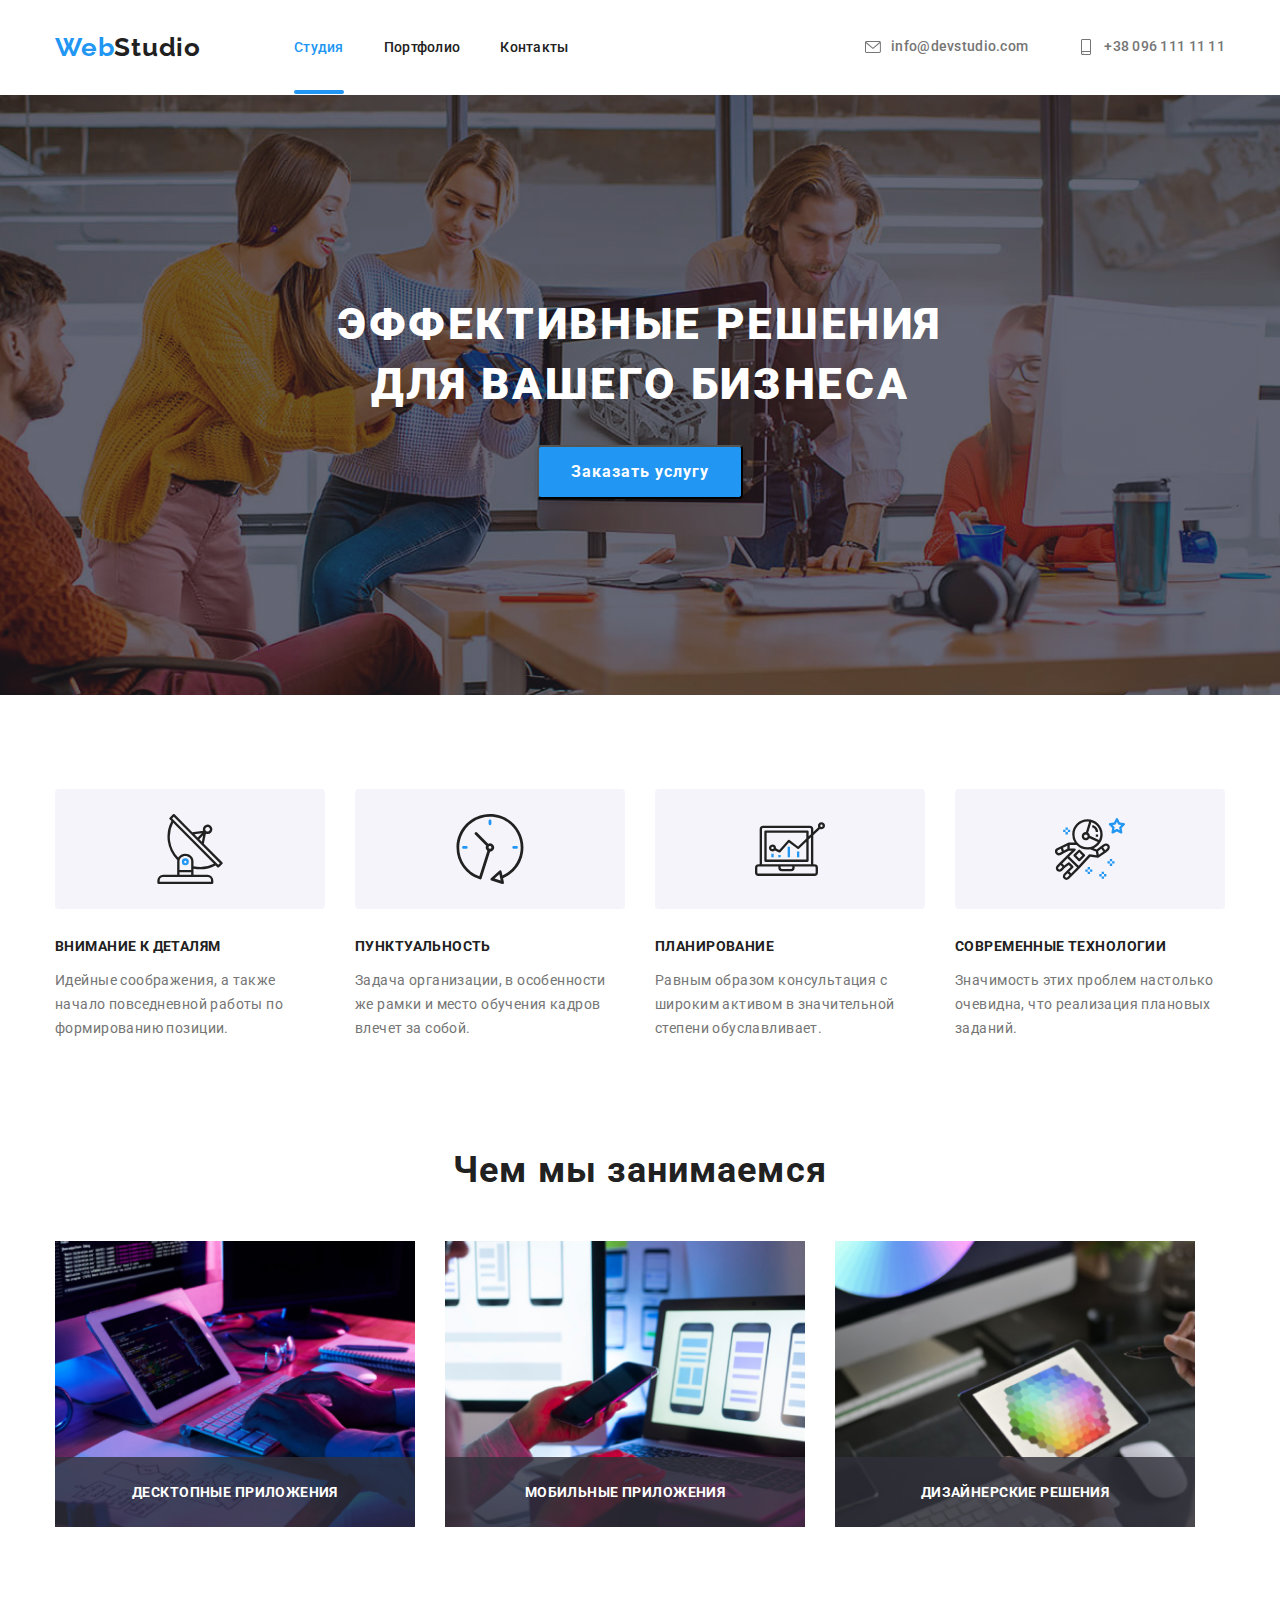
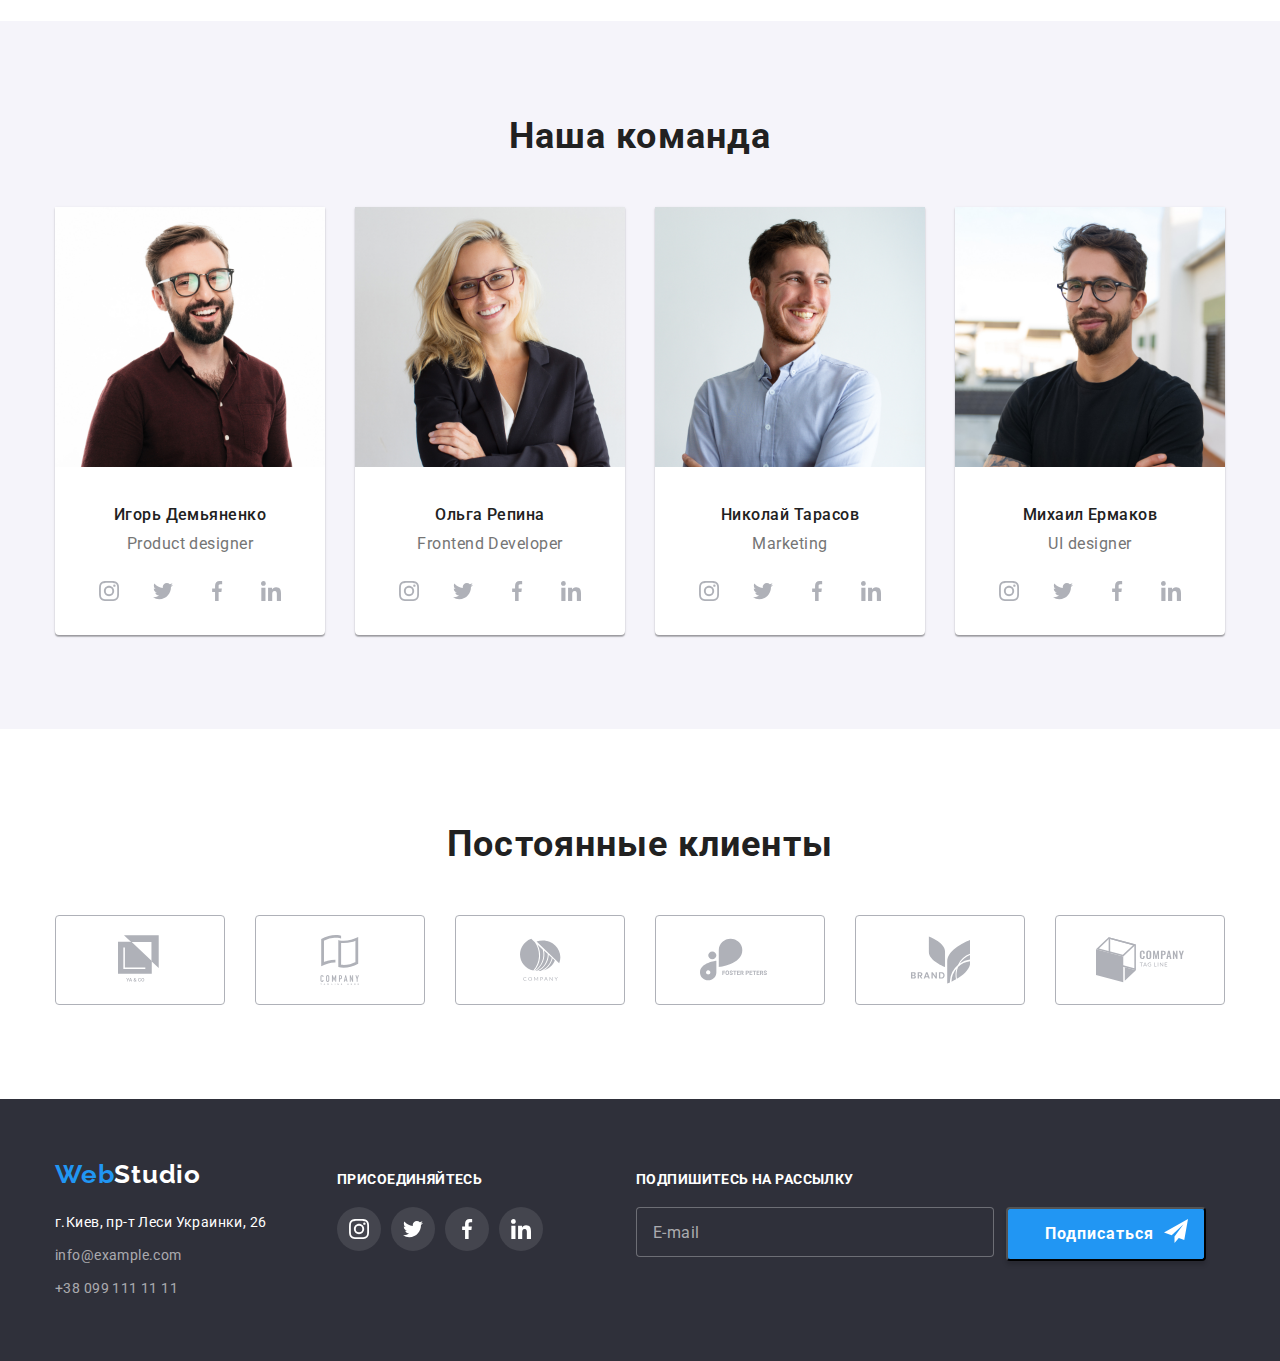
<file: index.html>
<!DOCTYPE html>
<html lang="ru">
  <head>
    <meta charset="UTF-8" />
    <meta name="viewport" content="width=device-width, initial-scale=1.0" />
    <title>WebStudio</title>
    <link href="https://fonts.googleapis.com/css2?family=Roboto:wght@400;500;700;900&display=swap" rel="stylesheet">
    <link href="https://fonts.googleapis.com/css2?family=Raleway:wght@400;700&display=swap" rel="stylesheet">
    <link href="https://fonts.googleapis.com/css2?family=Oleo+Script&display=swap" rel="stylesheet">
    <link rel="stylesheet" href="https://cdnjs.cloudflare.com/ajax/libs/modern-normalize/1.0.0/modern-normalize.min.css" />
    <link rel="stylesheet" href="./css/styles.css" />
  </head>

  <body>
    <!-- Шапка сайта -->
    <header class="header">
      <div class="container header-container">
             <nav class="navigation">
        <a href="./index.html" class="link-logo logo">Web<span class="link-logo-black">Studio</span></a>
        <ul class="list menu">
          <li class="menu-item"><a href="./index.html" class="current-page">Студия</a></li>
          <li class="menu-item"><a href="./portfolio.html" class="link menu-link">Портфолио</a></li>
          <li class="menu-item"><a href="#contacts" class="link menu-link">Контакты</a></li>
        </ul>
              </nav>
        <ul class="list mail-tel">
          <li class="item">
            <a  href="mailto:info@devstudio.com" class="link mail-menu-link mail" aria-label="Envelope">
              <svg class="icon-contact" >
                <use href="./img/sprite.svg#envelope"></use>
              </svg>
              info@devstudio.com
            </a>
          </li>
          <li class="item">
            <a href="tel:+380961111111" class="link mail-menu-link" aria-label="Telephone">
              <svg class="icon-contact">
                <use href="./img/sprite.svg#smartphone"></use>
              </svg>
              +38 096 111 11 11
            </a>
          </li>
        </ul>
        
      </div>
      
    </header>

    <main>
      <!-- Герой -->
      <section class="hero overlay advantages">
      <div class="container">
          <h1 class="title">
            ЭФФЕКТИВНЫЕ РЕШЕНИЯ </br> ДЛЯ ВАШЕГО БИЗНЕСА
          </h1>
          <button class="btn" type="button" data-modal-open>Заказать услугу</button>
      </div>
      </section>

      <!-- Преимущества -->
      <section class="advantages">
        <div class="container">
        <ul class="list flexbox">
          <li class="content-box">
            <div class="box">
              <svg class="icon-box">
                <use href="./img/sprite.svg#antenna"></use>
              </svg>
            </div>
            <h3 class="heading">ВНИМАНИЕ К ДЕТАЛЯМ</h3>
            <p>
              Идейные соображения, а также начало повседневной работы по
              формированию позиции.
            </p>
          </li>
          <li class="content-box">
            <div class="box">
              <svg class="icon-box">
                <use href="./img/sprite.svg#clock"></use>
              </svg>
            </div>
            <h3 class="heading">ПУНКТУАЛЬНОСТЬ</h3>
            <p>
              Задача организации, в особенности же рамки и место обучения кадров
              влечет за собой.
            </p>
          </li>
          <li class="content-box">
            <div class="box">
              <svg class="icon-box">
                <use href="./img/sprite.svg#diagram"></use>
              </svg>
            </div>
            <h3 class="heading">ПЛАНИРОВАНИЕ</h3>
            <p>
              Равным образом консультация с широким активом в значительной
              степени обуславливает.
            </p>
          </li>
          <li class="content-box">
            <div class="box">
              <svg class="icon-box">
                <use href="./img/sprite.svg#astronaut"></use>
              </svg>
            </div>
            <h3 class="heading">СОВРЕМЕННЫЕ ТЕХНОЛОГИИ</h3>
            <p>
              Значимость этих проблем настолько очевидна, что реализация
              плановых заданий.
            </p>
          </li>
        </ul>
        </div>
      </section>
      <!-- Чем мы занимаемся -->
      <section class="duties">
        <div class="container">
        <h2 class="item-title">Чем мы занимаемся</h2>
         <ul class="list flexbox">
          <li class="duties-box">
            <h3 class="duties-title">ДЕСКТОПНЫЕ ПРИЛОЖЕНИЯ</h3>
            <img class="img" src="./img/programer.jpg"  alt="Programer working his desk"
              width="370"/>
          </li>
          <li class="duties-box">
            <h3 class="duties-title">МОБИЛЬНЫЕ ПРИЛОЖЕНИЯ</h3>
            <img
              src="./img/smartphone.jpg"
              alt="Smartphone application"
              width="370"
            />
          </li>
          <li class="duties-box">
            <h3 class="duties-title">ДИЗАЙНЕРСКИЕ РЕШЕНИЯ</h3>
            <img
              src="./img/graphic-tablet.jpg"
              alt="Colour selection graphic tablet"
              width="370"
            />
          </li>
        </ul>
        </div>
      </section>

      <!-- Наша команда -->
      <section class="crew-container">
        <div class="container">
        <h2 class="item-title">Наша команда</h2>

        <ul class="list crew-list">
          <li class="crew-item">
            <img src="./img/igor.jpg" alt="Игорь Демьяненко" width="270" />
            <h4 class="crew-name">Игорь Демьяненко</h4>
            <p class="crew-position">Product designer</p>
            <ul class="list social-icons">
              <li class="social-icons-item">
                <a class="link social-icons-link" href="https://instagram.com/" target="_blank" rel="noopener noreferer"
                  aria-label="Instagram">
                  <svg class="social-icons-svg" >
                    <use href="./img/sprite.svg#instagram"></use>
                  </svg>
                </a>
              </li>
              <li class="social-icons-item">
                <a class="link social-icons-link" href="https://twitter.com/" target="_blank" rel="noopener noreferer"
                  aria-label="Twitter">
                  <svg class="social-icons-svg">
                    <use href="./img/sprite.svg#twitter"></use>
                  </svg>
                </a>
              </li>
              <li class="social-icons-item">
                <a class="link social-icons-link" href="https://facebook.com/" target="_blank" rel="noopener noreferer"
                  aria-label="Facebook">
                  <svg class="social-icons-svg">
                    <use href="./img/sprite.svg#facebook"></use>
                  </svg>
                </a>
              </li>
              <li class="social-icons-item">
                <a class="link social-icons-link" href="https://linkedin.com/" target="_blank" rel="noopener noreferer"
                  aria-label="Linkedin">
                  <svg class="social-icons-svg">
                    <use href="./img/sprite.svg#linkedin"></use>
                  </svg>
                </a>
              </li>
            </ul>
          </li>
          <li class="crew-item">
            <img src="./img/olga.jpg" alt="Ольга Репина" width="270" />
            <h4 class="crew-name">Ольга Репина</h4>
            <p class="crew-position">Frontend Developer</p>
            <ul class="list social-icons">
              <li class="social-icons-item">
                <a class="link social-icons-link" href="https://instagram.com/" target="_blank" rel="noopener noreferer"
                  aria-label="Instagram">
                  <svg class="social-icons-svg">
                    <use href="./img/sprite.svg#instagram"></use>
                  </svg>
                </a>
              </li>
              <li class="social-icons-item">
                <a class="link social-icons-link" href="https://twitter.com/" target="_blank" rel="noopener noreferer"
                  aria-label="Twitter">
                  <svg class="social-icons-svg">
                    <use href="./img/sprite.svg#twitter"></use>
                  </svg>
                </a>
              </li>
              <li class="social-icons-item">
                <a class="link social-icons-link" href="https://facebook.com/" target="_blank" rel="noopener noreferer"
                  aria-label="Facebook">
                  <svg class="social-icons-svg">
                    <use href="./img/sprite.svg#facebook"></use>
                  </svg>
                </a>
              </li>
              <li class="social-icons-item">
                <a class="link social-icons-link" href="https://linkedin.com/" target="_blank" rel="noopener noreferer"
                  aria-label="Linkedin">
                  <svg class="social-icons-svg">
                    <use href="./img/sprite.svg#linkedin"></use>
                  </svg>
                </a>
              </li>
            </ul>
          </li>
          <li class="crew-item">
            <img src="./img/nick.jpg" alt="Николай Тарасов" width="270" />
            <h4 class="crew-name">Николай Тарасов</h4>
            <p class="crew-position">Marketing</p>
            <ul class="list social-icons">
              <li class="social-icons-item">
                <a class="link social-icons-link" href="https://instagram.com/" target="_blank" rel="noopener noreferer"
                  aria-label="Instagram">
                  <svg class="social-icons-svg">
                    <use href="./img/sprite.svg#instagram"></use>
                  </svg>
                </a>
              </li>
              <li class="social-icons-item">
                <a class="link social-icons-link" href="https://twitter.com/" target="_blank" rel="noopener noreferer"
                  aria-label="Twitter">
                  <svg class="social-icons-svg">
                    <use href="./img/sprite.svg#twitter"></use>
                  </svg>
                </a>
              </li>
              <li class="social-icons-item">
                <a class="link social-icons-link" href="https://facebook.com/" target="_blank" rel="noopener noreferer"
                  aria-label="Facebook">
                  <svg class="social-icons-svg">
                    <use href="./img/sprite.svg#facebook"></use>
                  </svg>
                </a>
              </li>
              <li class="social-icons-item">
                <a class="link social-icons-link" href="https://linkedin.com/" target="_blank" rel="noopener noreferer"
                  aria-label="Linkedin">
                  <svg class="social-icons-svg">
                    <use href="./img/sprite.svg#linkedin"></use>
                  </svg>
                </a>
              </li>
            </ul>
          </li>
          <li class="crew-item">
            <img src="./img/mike.jpg" alt="Михаил Ермаков" width="270" />
            <h4 class="crew-name">Михаил Ермаков</h4>
            <p class="crew-position">UI designer</p>
            <ul class="list social-icons">
              <li class="social-icons-item">
                <a class="link social-icons-link" href="https://instagram.com/" target="_blank" rel="noopener noreferer"
                  aria-label="Instagram">
                  <svg class="social-icons-svg">
                    <use href="./img/sprite.svg#instagram"></use>
                  </svg>
                </a>
              </li>
              <li class="social-icons-item">
                <a class="link social-icons-link" href="https://twitter.com/" target="_blank" rel="noopener noreferer"
                  aria-label="Twitter">
                  <svg class="social-icons-svg">
                    <use href="./img/sprite.svg#twitter"></use>
                  </svg>
                </a>
              </li>
              <li class="social-icons-item">
                <a class="link social-icons-link" href="https://facebook.com/" target="_blank" rel="noopener noreferer"
                  aria-label="Facebook">
                  <svg class="social-icons-svg">
                    <use href="./img/sprite.svg#facebook"></use>
                  </svg>
                </a>
              </li>
              <li class="social-icons-item">
                <a class="link social-icons-link" href="https://linkedin.com/" target="_blank" rel="noopener noreferer"
                  aria-label="Linkedin">
                  <svg class="social-icons-svg">
                    <use href="./img/sprite.svg#linkedin"></use>
                  </svg>
                </a>
              </li>
            </ul>
          </li>
        </ul>
        </div>
      </section>

      <!-- Постоянные клиенты -->
    <section class="clients">
      <div class="container">
        <h2 class="item-title">Постоянные клиенты</h2>
        <ul class="list clients-icons">
          <li class="clients-icons-item">
            <a class="link clients-icons-link" href="https://instagram.com/" target="_blank" rel="noopener noreferer"
              aria-label="Logo-1">
              <svg class="clients-icons-svg" width="45" heigth="50">
                <use href="./img/sprite.svg#logo-1"></use>
              </svg>
            </a>
          </li>
          <li class="clients-icons-item">
            <a class="link clients-icons-link" href="https://instagram.com/" target="_blank" rel="noopener noreferer"
              aria-label="Logo-2">
              <svg class="clients-icons-svg" width="40" heigth="52">
                <use href="./img/sprite.svg#logo-2"></use>
              </svg>
            </a>
          </li>
          <li class="clients-icons-item">
            <a class="link clients-icons-link" href="https://instagram.com/" target="_blank" rel="noopener noreferer"
              aria-label="Logo-3">
              <svg class="clients-icons-svg" width="41" heigth="42.6">
                <use href="./img/sprite.svg#logo-3"></use>
              </svg>
            </a>
          </li>
          <li class="clients-icons-item">
            <a class="link clients-icons-link" href="https://instagram.com/" target="_blank" rel="noopener noreferer"
              aria-label="Logo-4">
              <svg class="clients-icons-svg" width="80" heigth="42">
                <use href="./img/sprite.svg#logo-4"></use>
              </svg>
            </a>
          </li>
          <li class="clients-icons-item">
            <a class="link clients-icons-link" href="https://instagram.com/" target="_blank" rel="noopener noreferer"
              aria-label="Logo-5">
              <svg class="clients-icons-svg" width="59" heigth="47">
                <use href="./img/sprite.svg#logo-5"></use>
              </svg>
            </a>
          </li>
          <li class="clients-icons-item">
            <a class="link clients-icons-link" href="https://instagram.com/" target="_blank" rel="noopener noreferer"
              aria-label="Logo-6">
              <svg class="clients-icons-svg" width="88.48" heigth="45.44">
                <use href="./img/sprite.svg#logo-6"></use>
              </svg>
            </a>
          </li>
        </ul>
       </div>
     </section>
    </main>

    <!-- Футер -->
    <footer class="dark-bg">
       <div class="container footer-container footer">
       <div id="contacts" class="contacts">
         <a href="./index.html" class="link-logo">Web<span class="link-logo-white">Studio</span></a>
         <address>
          <ul class="list">
           <li class="footer-list">
             <a
              href="https://goo.gl/maps/73yQ8bq3998Z3wym6"
              target="_blank"
              rel="noopener noreferer"
               class="link adress">г.Киев, пр-т Леси Украинки, 26</a
            >
           </li>
           <li class="footer-mail">
             <a
              href="https://info@example.com"
              target="_blank"
              rel="noopener noreferer"
              class="link mail-menu">info@example.com</a
            >
           </li>
           <li><a href="tel:+380991111111" class="link mail-menu">+38 099 111 11 11</a></li>
          </ul>
       </div>

       <div class="icon-footer">
          <b class="join">ПРИСОЕДИНЯЙТЕСЬ</b>

          <ul class="list social-icons">
            <li class="social-icons-item">
              <a class="link footer-icons-link" href="https://instagram.com/" target="_blank" rel="noopener noreferer"
                aria-label="Instagram">
                <svg class="footer-icons-svg">
                  <use href="./img/sprite.svg#instagram"></use>
                </svg>
              </a>
            </li>
            <li class="social-icons-item">
              <a class="link footer-icons-link" href="https://twitter.com/" target="_blank" rel="noopener noreferer"
                aria-label="Twitter">
                <svg class="footer-icons-svg">
                  <use href="./img/sprite.svg#twitter"></use>
                </svg>
              </a>
            </li>
            <li class="social-icons-item">
              <a class="link footer-icons-link" href="https://facebook.com/" target="_blank" rel="noopener noreferer"
                aria-label="Facebook">
                <svg class="footer-icons-svg">
                  <use href="./img/sprite.svg#facebook"></use>
                </svg>
              </a>
            </li>
            <li class="social-icons-item">
              <a class="link footer-icons-link" href="https://linkedin.com/" target="_blank" rel="noopener noreferer"
                aria-label="Linkedin">
                <svg class="footer-icons-svg">
                  <use href="./img/sprite.svg#linkedin"></use>
                </svg>
              </a>
            </li>
          </ul>
         </address>
        </div>

        <div class="submit">
          <b class="join">ПОДПИШИТЕСЬ НА РАССЫЛКУ</b>

          <div class="submit-item">
              <form class="submit-form">
                 <input class="submit-input" type="email" name="mail" id="mail" placeholder="E-mail" /> 
              </form>
           
              <button class="button-submit" type="submit">Подписаться
                <svg class="submit-svg">
                  <use href="./img/symbol-defs.svg#icon-send"></use>
              </svg>
            </button>
          </div>

        </div>
      </div>
    </footer>

    <div class="backdrop is-hidden" data-modal>
      <div class="modal">
        <button class="btn-close" data-modal-close>
          <svg class="btn-close-svg">
          <use href="./img/symbol-defs.svg#cross"></use>
        </svg>
      </button>

      <h2 class="form-title">Оставьте свои данные, мы вам перезвоним</h2>
        <form class="form">

          <div class="form-field">
            <label for="name" class="form-label">Имя</label>
            <input class="form-input" type="text" name="name" id="name"  />
            <svg class="form-label-svg">
                <use href="./img/symbol-defs.svg#person-black" width="12" height="12"></use>
              </svg>
          </div>
          
          <div class="form-field">
            <label for="tel" class="form-label">Телефон</label>
            <input class="form-input" type="tel" name="tel" id="tel" />
            <svg class="form-label-svg">
              <use href="./img/symbol-defs.svg#phone" width="13" height="13"></use>
            </svg>
          </div>
          
          <div class="form-field">
            <label for="mail" class="form-label">Почта</label>
            <input class="form-input" type="email" name="mail" id="mail" />
            <svg class="form-label-svg" >
              <use href="./img/symbol-defs.svg#mail" width="15" height="12"></use>
            </svg>
          </div>
          
          <div class="comment">
           <label class="label-comment" for="comment">Комментарий</label>
           <textarea class="textarea" name="comment" id="comment" rows="6" placeholder="Введите текст"></textarea>
          </div>
          
          <div class="checkbox">
            <label class="argeement-label">
            <input class="checkbox-input" type="checkbox" name="agreement" id="agreement"  />
            <span class="check-icon"></span>
             Соглашаюсь с рассылкой и принимаю <a  class="link agreement-link" href="">Условия договора</a>
            </label>
          </div>

          <button class="button-form" type="submit">Отправить</button>
        </form>
      </div>
    </div>

    <script src="./js/modal.js"></script>
  </body>
</html>
</file>
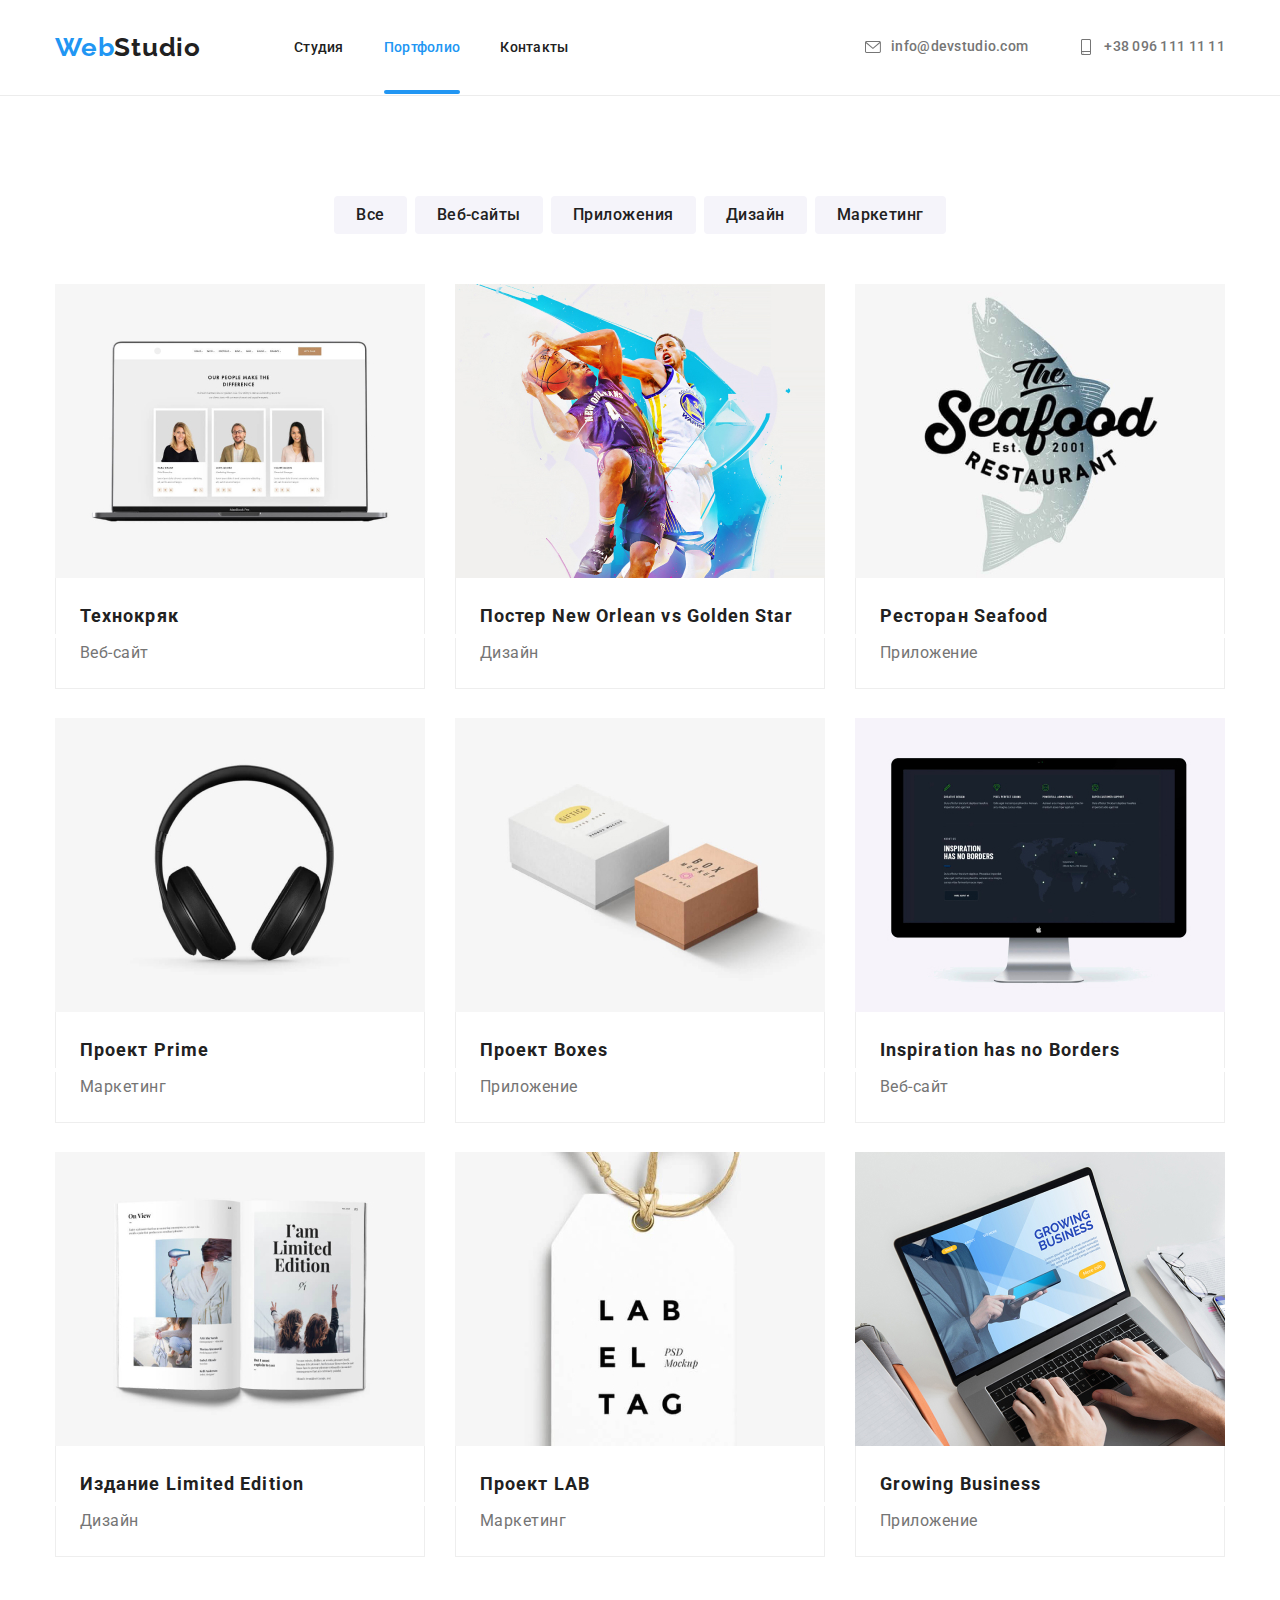
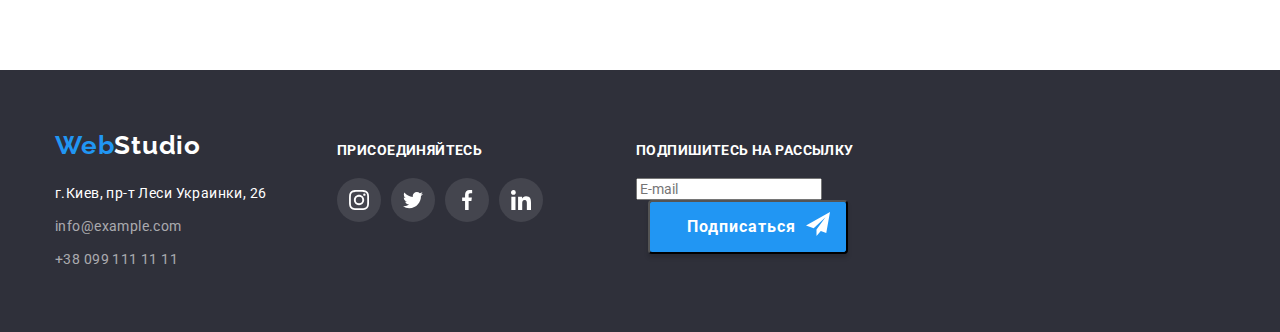
<file: portfolio.html>
<!DOCTYPE html>
<html lang="ru">
<head>
    <meta charset="UTF-8">
    <meta name="viewport" content="width=device-width, initial-scale=1.0">
    <title>Portfolio</title>
    <link href="https://fonts.googleapis.com/css2?family=Roboto:wght@400;500;700;900&display=swap" rel="stylesheet">
    <link href="https://fonts.googleapis.com/css2?family=Raleway:wght@400;700&display=swap" rel="stylesheet">
    <link href="https://fonts.googleapis.com/css2?family=Oleo+Script&display=swap" rel="stylesheet">
    <link rel="stylesheet" href="https://cdnjs.cloudflare.com/ajax/libs/modern-normalize/1.0.0/modern-normalize.min.css" />
    <link rel="stylesheet" href="./css/styles.css" />
</head>
<body>
    <!-- Шапка сайта -->
    <header class="header header-border">
        <div class="container header-container">
            <nav class="navigation">
                <a href="./index.html" class="link-logo logo">Web<span class="link-logo-black">Studio</span></a>
                <ul class="list menu">
                    <li class="menu-item"><a href="./index.html" class="link menu-link">Студия</a></li>
                    <li class="menu-item"><a href="./portfolio.html" class="current-page">Портфолио</a></li>
                    <li class="menu-item"><a href="#contacts" class="link menu-link">Контакты</a></li>
                </ul>
            </nav>
            <ul class="list mail-tel">
                <li class="item">
                    <a href="mailto:info@devstudio.com" class="link mail-menu-link mail" aria-label="Envelope">
                        <svg class="icon-contact">
                            <use href="./img/sprite.svg#envelope"></use>
                        </svg>
                        info@devstudio.com
                    </a>
                </li>
                <li class="item">
                    <a href="tel:+380961111111" class="link mail-menu-link" aria-label="Telephone">
                        <svg class="icon-contact">
                            <use href="./img/sprite.svg#smartphone"></use>
                        </svg>
                        +38 096 111 11 11
                    </a>
                </li>
            </ul>
    
        </div>
    
    </header>

    <main>
        <section class="portfolio-btn">
            <div class="container navigation-portfolio">
        <ul class="list portfolio-list">
            <li class="portfolio-item"><button class="btn-portfolio" type="button">Все</button></li>
            <li class="portfolio-item"><button class="btn-portfolio" type="button">Веб-сайты</button></li>
            <li class="portfolio-item"><button class="btn-portfolio" type="button">Приложения</button></li>
            <li class="portfolio-item"><button class="btn-portfolio" type="button">Дизайн</button></li>
            <li><button class="btn-portfolio" type="button">Маркетинг</button></li>
        </ul>
            </div>
        </section>

        <section class="portfolio-pb">
            <div class="container">
            <ul class="list portfolio-lst">
                <li class="portfolio-box">
                    <a href="" class="link prtf-link">
                      <div class="prtf">                    
                        <img class="img-portfolio" src="./img/techno.jpg" alt="Технокряк" width="370" />
                        <p class="prtf-p">Технокряк это современная площадка распространения коронавируса. Компании используют эту платформу для цифрового
                      шпионажа и атак на защищённые сервера конкурентов.</p>
                      </div>
                    
                    
                      <h4 class="portfolio">Технокряк</h4>
                      <p class="portfolio-dscr">Веб-сайт</p>
                    </a>
                    
                </li>
                
                <li class="portfolio-box">
                    <a href="" class="link prtf-link">        
                             <div class="prtf">
                        <img class="img-portfolio" src="./img/neworlean.jpg" alt="Постер" width="370" />
                        <p class="prtf-p">Технокряк это современная площадка распространения коронавируса. Компании используют эту платформу для
                         цифрового шпионажа и атак на защищённые сервера конкурентов.</p>
                      </div>
                    
                      <h4 class="portfolio">Постер New Orlean vs Golden Star</h4>
                      <p class="portfolio-dscr">Дизайн</p>
                    </a>
                </li>

                <li class="portfolio-box">
                    <a href="" class="link prtf-link">
                        <div class="prtf">
                          <img class="img-portfolio" src="./img/seafood.jpg" alt="Seafood restaurant" width="370" />
                          <p class="prtf-p">Технокряк это современная площадка распространения коронавируса. Компании используют эту платформу для
                            цифрового шпионажа и атак на защищённые сервера конкурентов.</p>

                        </div>
                    
                        <h4 class="portfolio">Ресторан Seafood</h4>
                        <p class="portfolio-dscr">Приложение</p>
                    </a>
                </li>

                <li class="portfolio-box">
                    <a href="" class="link prtf-link">
                        <div class="prtf">
                           <img class="img-portfolio" src="./img/headphones.jpg" alt="Prime project" width="370" />
                           <p class="prtf-p">Технокряк это современная площадка распространения коронавируса. Компании используют эту платформу для
                             цифрового шпионажа и атак на защищённые сервера конкурентов.</p>
                        </div>
                    
                        <h4 class="portfolio">Проект Prime</h4>
                        <p class="portfolio-dscr">Маркетинг</p>
                    </a>
                </li>

                <li class="portfolio-box">
                    <a href="" class="link prtf-link">
                        <div class="prtf">
                           <img class="img-portfolio" src="./img/boxes.jpg" alt="Boxes" width="370" />
                           <p class="prtf-p">Технокряк это современная площадка распространения коронавируса. Компании используют эту платформу для
                             цифрового шпионажа и атак на защищённые сервера конкурентов.</p>
                        </div>
                    
                        <h4 class="portfolio">Проект Boxes</h4>
                        <p class="portfolio-dscr">Приложение</p>
                    </a>
                </li>

                <li class="portfolio-box">
                    <a href="" class="link prtf-link">
                        <div class="prtf">
                            <img class="img-portfolio" src="./img/inspiration.jpg" alt="Inspiration" width="370" />
                            <p class="prtf-p">Технокряк это современная площадка распространения коронавируса. Компании используют эту платформу для
                              цифрового шпионажа и атак на защищённые сервера конкурентов.</p>  
                        </div>
                    
                        <h4 class="portfolio">Inspiration has no Borders</h4>
                        <p class="portfolio-dscr">Веб-сайт</p>
                    </a>
                </li>

                <li class="portfolio-box">
                    <a href="" class="link prtf-link">
                        <div class="prtf">
                            <img class="img-portfolio" src="./img/limitededition.jpg" alt="Limited edition" width="370" />
                            <p class="prtf-p">Технокряк это современная площадка распространения коронавируса. Компании используют эту платформу для
                             цифрового шпионажа и атак на защищённые сервера конкурентов.</p>
                        </div>
                    
                        <h4 class="portfolio">Издание Limited Edition</h4>
                        <p class="portfolio-dscr">Дизайн</p>
                    </a>
                </li>

                <li class="portfolio-box">
                    <a href="" class="link prtf-link">
                        <div class="prtf">
                           <img class="img-portfolio" src="./img/lab.jpg" alt="LAB project" width="370" />
                           <p class="prtf-p">Технокряк это современная площадка распространения коронавируса. Компании используют эту платформу для
                            цифрового шпионажа и атак на защищённые сервера конкурентов.</p>
                        </div>
                    
                        <h4 class="portfolio">Проект LAB</h4>
                        <p class="portfolio-dscr">Маркетинг</p>
                    </a>
                </li>

                <li class="portfolio-box">
                    <a href="" class="link prtf-link">
                        <div class="prtf-overlay">
                          <div class="prtf">
                           <img class="img-portfolio" src="./img/business.jpg" alt="Growing Business" width="370" />
                           <p class="prtf-p">Технокряк это современная площадка распространения коронавируса. Компании используют эту платформу для
                              цифрового шпионажа и атак на защищённые сервера конкурентов.</p>
                          </div>
                        </div>
                    
                      <h4 class="portfolio">Growing Business</h4>
                      <p class="portfolio-dscr">Приложение</p>
                    </a>
                </li>
            </ul>
            </div>
        </section>
    </main>
    <!-- Футер -->
    <footer class="dark-bg">
        <div class="container footer-container footer">
            <div id="contacts" class="contacts">
                <a href="./index.html" class="link-logo">Web<span class="link-logo-white">Studio</span></a>
                <address>
                    <ul class="list">
                        <li class="footer-list">
                            <a href="https://goo.gl/maps/73yQ8bq3998Z3wym6" target="_blank" rel="noopener noreferer"
                                class="link adress">г.Киев, пр-т Леси Украинки, 26</a>
                        </li>
                        <li class="footer-mail">
                            <a href="https://info@example.com" target="_blank" rel="noopener noreferer"
                                class="link mail-menu">info@example.com</a>
                        </li>
                        <li><a href="tel:+380991111111" class="link mail-menu">+38 099 111 11 11</a></li>
                    </ul>
            </div>
    
            <div class="icon-footer">
                <h4 class="join">ПРИСОЕДИНЯЙТЕСЬ</h4>
    
                <ul class="list social-icons">
                    <li class="social-icons-item">
                        <a class="link footer-icons-link" href="https://instagram.com/" target="_blank"
                            rel="noopener noreferer" aria-label="Instagram">
                            <svg class="footer-icons-svg">
                                <use href="./img/sprite.svg#instagram"></use>
                            </svg>
                        </a>
                    </li>
                    <li class="social-icons-item">
                        <a class="link footer-icons-link" href="https://twitter.com/" target="_blank"
                            rel="noopener noreferer" aria-label="Twitter">
                            <svg class="footer-icons-svg">
                                <use href="./img/sprite.svg#twitter"></use>
                            </svg>
                        </a>
                    </li>
                    <li class="social-icons-item">
                        <a class="link footer-icons-link" href="https://facebook.com/" target="_blank"
                            rel="noopener noreferer" aria-label="Facebook">
                            <svg class="footer-icons-svg">
                                <use href="./img/sprite.svg#facebook"></use>
                            </svg>
                        </a>
                    </li>
                    <li class="social-icons-item">
                        <a class="link footer-icons-link" href="https://linkedin.com/" target="_blank"
                            rel="noopener noreferer" aria-label="Linkedin">
                            <svg class="footer-icons-svg">
                                <use href="./img/sprite.svg#linkedin"></use>
                            </svg>
                        </a>
                    </li>
                </ul>
                </address>
            </div>
    
            <div class="submit">
                <h4 class="join">ПОДПИШИТЕСЬ НА РАССЫЛКУ</h4>
    
                <ul class="list submit-list">
                    <li class="submit-item">
                        <form class="submit-form">
                            <input type="email" name="mail" id="mail" placeholder="E-mail" />
                        </form>
                    </li>
                    <li>
                        <button class="button-submit" type="submit">Подписаться
                            <svg class="submit-svg">
                                <use href="./img/symbol-defs.svg#icon-send"></use>
                            </svg>
                        </button>
                    </li>
                </ul>
    
            </div>
        </div>
    </footer>
</body>
</html>
</file>
<file: css/styles.css>
:root {
  --main-text-cl: #757575;
  --accent-cl: #2196f3;
  --black: #212121;
  --white: #ffffff;
  --gray: rgba(255, 255, 255, 0.6);
  --dark-bg: #2f303a;
  --light-grey: #f5f4fa;
}

html {
  box-sizing: border-box;
  overflow-x: hidden;
}
*,
*::before,
*::after {
  box-sizing: inherit;
}

img {
  display: inline-block;
  max-width: 100%;
  height: auto;
}

h1,
h2,
h3,
h4 p {
  margin-top: 0;
  margin-bottom: 0;
}

body {
  font-family: Roboto;
  font-size: 14px;
  line-height: 1.71;
  letter-spacing: 0.03em;
  color: var(--main-text-cl);
  overflow-x: hidden;
}

address {
  font-style: normal;
}

.visually-hidden {
  position: absolute !important;
  clip: rect(1px 1px 1px 1px);
  clip: rect(1px, 1px, 1px, 1px);
  padding: 0 !important;
  border: 0 !important;
  height: 1px !important;
  width: 1px !important;
  overflow: hidden;
}

.container {
  width: 1200px;
  padding-left: 15px;
  padding-right: 15px;
  margin-right: auto;
  margin-left: auto;
}

.header {
  margin: 0;
  padding-top: 32px;
  padding-bottom: 32px;
  width: 100%;
}

.header-border {
  border-bottom: 1px solid #ececec;
}

.header-portfolio {
  border-bottom: 1px solid #ececec;
  margin-bottom: 100px;
}

.header-container {
  display: flex;
  justify-content: flex-end;
  align-items: center;
}

.navigation {
  display: flex;
  align-items: center;
  margin-right: auto;
}

.header .logo {
  margin-right: 93px;
}

.header-border .logo {
  margin-right: 93px;
}

.menu {
  display: inline-flex;
  padding-bottom: 28px;
}

.menu-item:not(:last-child) {
  margin-right: 40px;
}

.mail-tel {
  display: flex;
  align-items: center;
}

.mail {
  margin-right: 50px;
}

.list {
  list-style: none;
  margin: 0;
  padding: 0;
}

.link {
  color: inherit;
  text-decoration: none;
}

.link:hover,
.link:focus {
  color: var(--accent-cl);
}

.current-page {
  position: relative;
  text-decoration: none;
  font-family: Roboto;
  font-weight: 500;
  font-size: 14px;
  line-height: 1.14;
  letter-spacing: 0.02em;
  color: var(--accent-cl);
}

.current-page:hover,
.current-page:focus {
  color: var(--black);
}

.current-page::after {
  display: block;
  content: "";
  width: 100%;
  height: 4px;
  border-radius: 2px;
  background-color: var(--accent-cl);
  position: absolute;
  top: 51px;
  margin-left: auto;
  margin-right: auto;
}

.link-logo {
  text-decoration: none;
  font-family: Raleway, Oleo Script;
  font-weight: 700;
  font-size: 26px;
  line-height: 1.19;
  letter-spacing: 0.03em;
  color: var(--accent-cl);
}

.link-logo-black {
  text-decoration: none;
  font-family: Raleway, Oleo Script;
  font-weight: 700;
  font-size: 26px;
  line-height: 1.19;
  letter-spacing: 0.03em;
  color: var(--black);
}

.link-logo-white {
  text-decoration: none;
  font-family: Raleway, Oleo Script;
  font-weight: 700;
  font-size: 26px;
  line-height: 1.19;
  letter-spacing: 0.03em;
  color: var(--white);
}

.menu-link {
  font-family: Roboto;
  font-weight: 500;
  font-size: 14px;
  line-height: 1.14;
  letter-spacing: 0.02em;
  color: var(--black);
  position: relative;
  margin-top: 32px;
  margin-bottom: 28px;
}

.menu-link:hover::after,
.menu-link:focus::after {
  color: var(--accent-cl);
  display: block;
  content: "";
  width: 100%;
  height: 4px;
  border-radius: 2px;
  background-color: var(--accent-cl);
  position: absolute;
  margin-left: auto;
  margin-right: auto;
  margin-top: 28px;
  top: 23px;
}

.menu-link-2 {
  font-family: Roboto;
  font-weight: 500;
  font-size: 14px;
  line-height: 1.14;
  letter-spacing: 0.02em;
  color: var(--black);
  position: relative;
  margin-top: 32px;
  margin-bottom: 28px;
}

.menu-link-2:hover::after,
.menu-link-2:focus::after {
  color: var(--accent-cl);
  display: block;
  content: "";
  width: 100%;
  height: 4px;
  border-radius: 2px;
  background-color: var(--accent-cl);
  position: absolute;
  margin-left: auto;
  margin-right: auto;
  margin-top: 28px;
  top: 18px;
}

.item {
  display: block;
  align-items: center;
  justify-content: center;
}

.icon-contact {
  width: 16px;
  height: 16px;
  margin-right: 10px;
  fill: currentColor;
}

.mail-menu-link {
  display: flex;
  font-family: Roboto;
  font-weight: 500;
  font-size: 14px;
  line-height: 1.14;
  letter-spacing: 0.02em;
  color: var(--main-text-cl);
}

.dark-bg {
  background-color: var(--dark-bg);
}

.overlay {
  background-color: var(--dark-bg);
  max-width: 1600px;
  height: 600px;
  margin-left: auto;
  margin-right: auto;
  background-image: linear-gradient(
      to right,
      rgba(47, 48, 58, 0.4),
      rgba(47, 48, 58, 0.4)
    ),
    url("../img/bgr.jpg");
  background-repeat: no-repeat;
  background-position: center;
  background-size: cover;
}

.hero {
  display: flex;
  padding-top: 200px;
  padding-bottom: 200px;
  text-align: center;
}

.title {
  font-family: Roboto;
  font-weight: 900;
  font-size: 44px;
  line-height: 1.36;
  text-align: center;
  letter-spacing: 0.06em;
  text-transform: uppercase;
  color: var(--white);
}

.btn {
  display: inline-block;
  padding: 10px 32px;
  min-width: 200px;
  font-family: Roboto;
  font-weight: 700;
  font-size: 16px;
  line-height: 1.875;
  letter-spacing: 0.06em;
  color: var(--white);
  box-shadow: 0px 4px 4px rgba(0, 0, 0, 0.15);
  border-radius: 4px;
  background-color: var(--accent-cl);
  margin-top: 30px;
  cursor: pointer;
}

.btn:hover,
.btn:focus {
  color: var(--accent-cl);
  background-color: var(--white);
}

.btn-portfolio {
  display: inline-block;
  font-family: Roboto;
  font-weight: 500;
  font-size: 16px;
  line-height: 1.625;
  text-align: center;
  letter-spacing: 0.03em;
  color: var(--black);
  background-color: var(--light-grey);
  border: none;
  border-radius: 4px;
  padding-top: 6px;
  padding-right: 22px;
  padding-bottom: 6px;
  padding-left: 22px;
  cursor: pointer;
}

.btn-portfolio:hover,
.btn-portfolio:focus {
  color: var(--white);
  background-color: var(--accent-cl);
}

.backdrop {
  position: fixed;
  top: 0;
  left: 0;
  right: 0;
  bottom: 0;
  background-color: rgba(0, 0, 0, 0.2);
  opacity: 1;
}

.backdrop.is-hidden {
  visibility: hidden;
  opacity: 0;
  pointer-events: none;
}

.modal {
  position: absolute;
  top: 50%;
  left: 50%;
  transform: translate(-50%, -50%) scale(1);
  width: 100%;
  max-width: 528px;
  height: 581px;
  background-color: var(--white);
  padding-top: 40px;
  padding-bottom: 40px;

  box-shadow: 0px 1px 3px rgba(0, 0, 0, 0.12), 0px 1px 1px rgba(0, 0, 0, 0.14),
    0px 2px 1px rgba(0, 0, 0, 0.2);
  border-radius: 4px;

  transition: transform 0.5s;
}

.btn-close {
  position: absolute;
  top: 8px;
  right: 8px;
  display: flex;
  justify-content: center;
  align-items: center;
  border: 1px solid rgba(0, 0, 0, 0.1);
  border-radius: 50%;
  width: 30px;
  height: 30px;
  margin-top: 8px;
  margin-bottom: 2px;
  padding: 0;
  cursor: pointer;
  background-color: var(--white);
}

.btn-close:hover .btn-close-svg,
.btn-close:focus .btn-close-svg {
  fill: var(--accent-cl);
}

.btn-close-svg {
  width: 11px;
  height: 11px;
  fill: var(--black);
}

.heading {
  font-family: Roboto;
  font-weight: bold;
  font-size: 14px;
  line-height: 1.14;
  letter-spacing: 0.03em;
  text-transform: uppercase;
  color: var(--black);
  margin-bottom: 10px;
}

.advantages {
  margin-bottom: 94px;
}

.flexbox {
  display: flex;
  justify-content: space-between;
}

.content-box {
  width: calc((100%-90px) / 4);
  margin-right: 30px;
  align-items: center;
  justify-content: center;
}

/* .content-box::before {
  display: block;
  content: "";
  height: 120px;
  background-color: #f5f4fa;
  background-size: contain;
  background-repeat: no-repeat;
  background-position: center;
} */

.box {
  display: flex;
  align-items: center;
  justify-content: center;
  width: 270px;
  height: 120px;
  background-color: var(--light-grey);
  margin-bottom: 30px;
  border-radius: 4px;
}

.icon-box {
  display: flex;
  align-items: center;
  justify-content: center;
  width: 70px;
  height: 70px;
}

.duties {
  margin-bottom: 94px;
}

.duties-box {
  width: calc((100%-60px) / 3);
  margin-right: 30px;
  position: relative;
  display: flex;
}

.img {
  display: block;
}

.duties-title {
  font-family: Roboto;
  font-style: normal;
  font-weight: bold;
  font-size: 14px;
  line-height: 16px;
  text-align: center;
  letter-spacing: 0.03em;
  text-transform: uppercase;
  color: var(--white);
  padding-top: 27px;
  padding-bottom: 27px;
  position: absolute;
  left: 0;
  bottom: 0;
  width: 100%;
  background-color: rgba(47, 48, 58, 0.8);
}

.item-title {
  font-family: Roboto;
  font-weight: bold;
  font-size: 36px;
  line-height: 1.17;
  text-align: center;
  letter-spacing: 0.03em;
  color: var(--black);
  margin-bottom: 50px;
}

.crew-list {
  display: flex;
  flex-wrap: wrap;
  margin-left: -30px;
  margin-top: -30px;
}

.crew-item {
  flex-basis: calc(100 / 4-30px);
  margin-left: 30px;
  margin-top: 30px;
  text-align: center;
  background-color: var(--white);
  box-shadow: 0px 1px 3px rgba(0, 0, 0, 0.12), 0px 1px 1px rgba(0, 0, 0, 0.14),
    0px 2px 1px rgba(0, 0, 0, 0.2);
  border-radius: 0px 0px 4px 4px;
  width: 270px;
  height: 428px;
  padding-bottom: 30px;
}
.crew-container {
  background-color: var(--light-grey);
  margin-bottom: 94px;
  padding-top: 94px;
  padding-bottom: 94px;
}
.crew-name {
  font-family: Roboto;
  font-weight: 500;
  font-size: 16px;
  line-height: 1.19;
  text-align: center;
  letter-spacing: 0.03em;
  color: var(--black);
  margin: 0;
  margin-top: 30px;
  margin-bottom: 10px;
}

.crew-position {
  font-family: Roboto;
  font-weight: normal;
  font-size: 16px;
  line-height: 1.19;
  text-align: center;
  letter-spacing: 0.03em;
  color: var(--main-text-cl);
  margin: 0;
  margin-bottom: 16px;
}

.social-icons {
  display: flex;
  justify-content: center;
}

.social-icons-item:not(:last-child) {
  margin-right: 10px;
}

.social-icons-link {
  display: flex;
  justify-content: center;
  align-items: center;
  width: 44px;
  height: 44px;
  background-color: var(--white);
  color: #afb1b8;
  border-radius: 50%;
}

.social-icons-svg {
  width: 20px;
  height: 20px;
  fill: currentColor;
}

.social-icons-link:hover,
.social-icons-link:focus {
  background-color: var(--accent-cl);
}

.social-icons-link:hover .social-icons-svg,
.social-icons-link:focus .social-icons-svg {
  fill: var(--white);
}

.clients {
  padding-bottom: 94px;
  /* padding-top: 94px; */
}

.clients-icons {
  display: flex;
  justify-content: center;
}

.clients-icons-item:not(:last-child) {
  margin-right: 30px;
}

.clients-icons-link {
  display: flex;
  justify-content: center;
  align-items: center;
  width: 170px;
  height: 90px;
  background-color: var(--white);
  color: #afb1b8;
  border: 1px solid #afb1b8;
  border-radius: 4px;
}

.clients-icons-svg {
  height: 50px;
  fill: currentColor;
}

.clients-icons-link:hover {
  border-color: var(--accent-cl);
}

.clients-icons-link:hover .clients-icons-svg,
.clients-icons-link:focus .clients-icons-svg {
  fill: var(--accent-cl);
}

.footer {
  display: flex;
}
.contacts {
  margin-right: 70px;
}

.icon-footer {
  padding-top: 12px;
}
.footer-container {
  padding-top: 60px;
  padding-bottom: 60px;
}

.footer-list {
  margin-top: 20px;
  margin-bottom: 9px;
  width: 212px;
}

.footer-mail {
  margin-bottom: 9px;
}

.adress {
  font-family: Roboto;
  font-weight: normal;
  font-size: 14px;
  line-height: 1.71;
  letter-spacing: 0.03em;
  color: var(--white);
}

.mail-menu {
  font-family: Roboto;
  font-weight: normal;
  font-size: 14px;
  line-height: 1.71;
  letter-spacing: 0.03em;
  color: var(--gray);
}

.join {
  display: block;
  font-family: Roboto;
  font-style: normal;
  font-weight: bold;
  font-size: 14px;
  line-height: 16px;
  letter-spacing: 0.03em;
  color: var(--white);
  margin: 0;
  margin-bottom: 20px;
}

.footer-icons-link {
  display: flex;
  justify-content: center;
  align-items: center;
  width: 44px;
  height: 44px;
  background-color: rgba(255, 255, 255, 0.1);
  color: #afb1b8;
  border-radius: 50%;
}

.footer-icons-svg {
  width: 20px;
  height: 20px;
  fill: var(--white);
}

.footer-icons-link:hover,
.footer-icons-link:focus {
  background-color: var(--accent-cl);
}

.submit {
  padding-top: 12px;
  margin-left: 93px;
  display: block;
  align-items: column;
}

.submit-item {
  display: flex;
}

.submit-form {
  display: flex;
  flex-wrap: wrap;
}

.submit-input::placeholder {
  font-weight: normal;
  font-size: 16px;
  line-height: 1.25;
  letter-spacing: 0.03em;
  color: rgba(255, 255, 255, 0.6);
}

.submit-input {
  background-color: var(--dark-bg);
  margin: 0;
  width: 358px;
  height: 50px;
  padding-left: 16px;
  padding-top: 15px;
  padding-bottom: 15px;
  border: 1px solid rgba(255, 255, 255, 0.3);
  border-radius: 4px;
}

.button-form {
  margin-left: auto;
  margin-right: auto;
  margin-top: 30px;
  display: block;
  padding-left: 29px;
  padding-right: 8px;
  padding-top: 10px;
  padding-bottom: 10px;
  min-width: 200px;

  font-family: Roboto;
  font-style: normal;
  font-weight: bold;
  font-size: 16px;
  line-height: 1.87;
  letter-spacing: 0.06em;
  color: var(--white);

  box-shadow: 0px 4px 4px rgba(0, 0, 0, 0.15);
  border-radius: 4px;
  background-color: var(--accent-cl);
  cursor: pointer;
}

.submit-input {
  font-family: Roboto;
  font-style: normal;
  font-weight: bold;
  font-size: 16px;
  line-height: 1.87;
  letter-spacing: 0.06em;
  color: var(--white);
}

.button-submit {
  margin-left: 12px;
  display: flex;
  justify-content: center;
  padding-left: 29px;
  padding-right: 8px;
  padding-top: 10px;
  padding-bottom: 10px;
  min-width: 200px;

  font-family: Roboto;
  font-style: normal;
  font-weight: bold;
  font-size: 16px;
  line-height: 1.87;
  letter-spacing: 0.06em;
  color: var(--white);

  box-shadow: 0px 4px 4px rgba(0, 0, 0, 0.15);
  border-radius: 4px;
  background-color: var(--accent-cl);
  cursor: pointer;
}

.submit-svg {
  width: 24px;
  height: 24px;
  margin-left: 10px;
  fill: currentColor;
}

.button-submit:hover,
.button-submit:focus {
  background-color: var(--white);
  color: var(--accent-cl);
}

.button-submit:hover .submit-svg,
.button-submit:focus .submit-svg {
  fill: var(--accent-cl);
}

.portfolio {
  text-decoration: none;
  font-family: Roboto;
  font-weight: bold;
  font-size: 18px;
  line-height: 2;
  letter-spacing: 0.06em;
  color: var(--black);
  margin: 0;
  padding-top: 20px;
  padding-left: 24px;
  padding-right: 24px;
  border-right: 1px solid #eeeeee;
  border-left: 1px solid #eeeeee;
}

.portfolio-dscr {
  font-family: Roboto;
  font-style: normal;
  font-size: 16px;
  line-height: 1.875;
  letter-spacing: 0.03em;
  color: var(--main-text-cl);
  margin: 0;
  margin-top: 4px;
  padding-left: 24px;
  padding-right: 24px;
  padding-bottom: 20px;
  border-bottom: 1px solid #eeeeee;
  border-right: 1px solid #eeeeee;
  border-left: 1px solid #eeeeee;
}

.navigation-portfolio {
  display: flex;
  align-items: center;
  justify-content: center;
}

.prtf-link {
  display: inline-block;
  position: relative;
  height: 404px;
}

.prtf {
  position: relative;
}

.prtf-link:hover .prtf-p,
.prtf-link:hover .prtf::after,
.prtf-link:focus .prtf-p,
.prtf-link:focus .prtf::after {
  transform: translateY(0%);
  opacity: 1;
  height: 100%;
}

.prtf::after {
  content: "";
  position: absolute;
  top: 0;
  left: 0;
  width: 100%;
  height: 0;
  background-color: rgba(33, 150, 243, 0.9);
  transform: translateY(100%);
  transition: transform 250ms cubic-bezier(0.4, 0, 0.2, 1);
  z-index: 1;
  opacity: 0;
}

.prtf-p {
  text-decoration: none;
  display: block;
  width: 322px;
  height: 168px;
  margin: 0;
  font-family: Roboto;
  font-style: normal;
  font-weight: 400;
  font-size: 18px;
  line-height: 156%;
  letter-spacing: 0.03em;
  color: var(--white);
  position: absolute;
  top: 63px;
  left: 24px;
  z-index: 2;
  opacity: 0;
}

.img-portfolio {
  display: block;
  /* margin-bottom: 20px; */
}

.portfolio-list {
  display: flex;
  justify-content: center;
  align-items: center;
}

.portfolio-item {
  margin-right: 8px;
}

.portfolio-btn {
  margin-bottom: 50px;
  margin-top: 100px;
}

.portfolio-box {
  flex-basis: calc(100 / 3-30px);
  margin-left: 30px;
  margin-top: 30px;
  display: block;
}

.portfolio-box:hover {
  box-shadow: 0px 1px 1px rgba(0, 0, 0, 0.12), 0px 4px 4px rgba(0, 0, 0, 0.06),
    1px 4px 6px rgba(0, 0, 0, 0.16);
  transition: cubic-bezier(0.4, 0, 0.2, 1);
  transition-duration: 250ms;
}

.portfolio-lst {
  display: flex;
  flex-wrap: wrap;
  margin-left: -30px;
  margin-top: -30px;
}

.portfolio-pb {
  padding-bottom: 114px;
}

textarea {
  resize: none;
}

.form-title {
  margin: 0;
  font-weight: bold;
  font-size: 20px;
  line-height: 23px;
  text-align: center;
  letter-spacing: 0.03em;
  color: var(--black);
  margin-bottom: 12px;
}

.form {
  width: 448px;
  margin-left: auto;
  margin-right: auto;
}

.form-field {
  margin-bottom: 10px;
  display: flex;
  flex-direction: column;
  position: relative;
}

.form-label {
  font-family: Roboto;
  font-style: normal;
  font-weight: normal;
  font-size: 12px;
  line-height: 14px;
  letter-spacing: 0.01em;

  color: var(--main-text-cl);
}
.form-input {
  margin: 0;
  height: 40px;
  padding-left: 42px;
  padding-top: 12px;
  padding-bottom: 12px;
  border: 1px solid rgba(33, 33, 33, 0.2);
  border-radius: 4px;
  outline: none;
}

.form-input:focus {
  border-color: var(--accent-cl);
}

.form-input:focus + .form-label-svg {
  fill: var(--accent-cl);
}

.form-field label {
  margin-bottom: 4px;
}

.form-label-svg {
  position: absolute;
  width: 15px;
  height: 15px;
  top: 31px;
  left: 15px;
  z-index: 2;
}

.label-comment {
  font-style: normal;
  font-weight: normal;
  font-size: 12px;
  line-height: 14px;
  letter-spacing: 0.01em;
  color: var(--main-text-cl);
}

.comment {
  margin-bottom: 20px;
  display: flex;
  flex-direction: column;
}

.comment label {
  margin-bottom: 4px;
}

.comment textarea {
  margin: 0;
  padding: 12px 16px;
  border: 1px solid rgba(33, 33, 33, 0.2);
  border-radius: 4px;
  width: 100%;
  height: 120px;
  outline: none;
}

.comment textarea::placeholder {
  font-weight: normal;
  font-size: 14px;
  line-height: 16px;
  letter-spacing: 0.01em;
  color: rgba(117, 117, 117, 0.5);
}

.textarea:focus {
  border-color: var(--accent-cl);
}

.checkbox {
  display: flex;
  justify-content: center;
  align-items: center;
}

.agreement-link {
  flex: wrap;
  color: var(--accent-cl);
  text-decoration: underline;
}

.argeement-label {
  display: block;
  margin-left: 7px;
}

.checkbox-input {
  appearance: none;
  -webkit-appearance: none;
  -moz-appearance: none;
}

.check-icon {
  display: inline-block;
  width: 15px;
  height: 15px;

  border: 2px solid var(--black);
  border-radius: 4px;
}

.checkbox-input:checked + .check-icon {
  background-color: var(--accent-cl);
  background-image: url(../img/icon-check-blue.svg);
  background-size: contain;
  background-repeat: no-repeat;
  background-origin: border-box;
  border-color: transparent;
}
</file>
